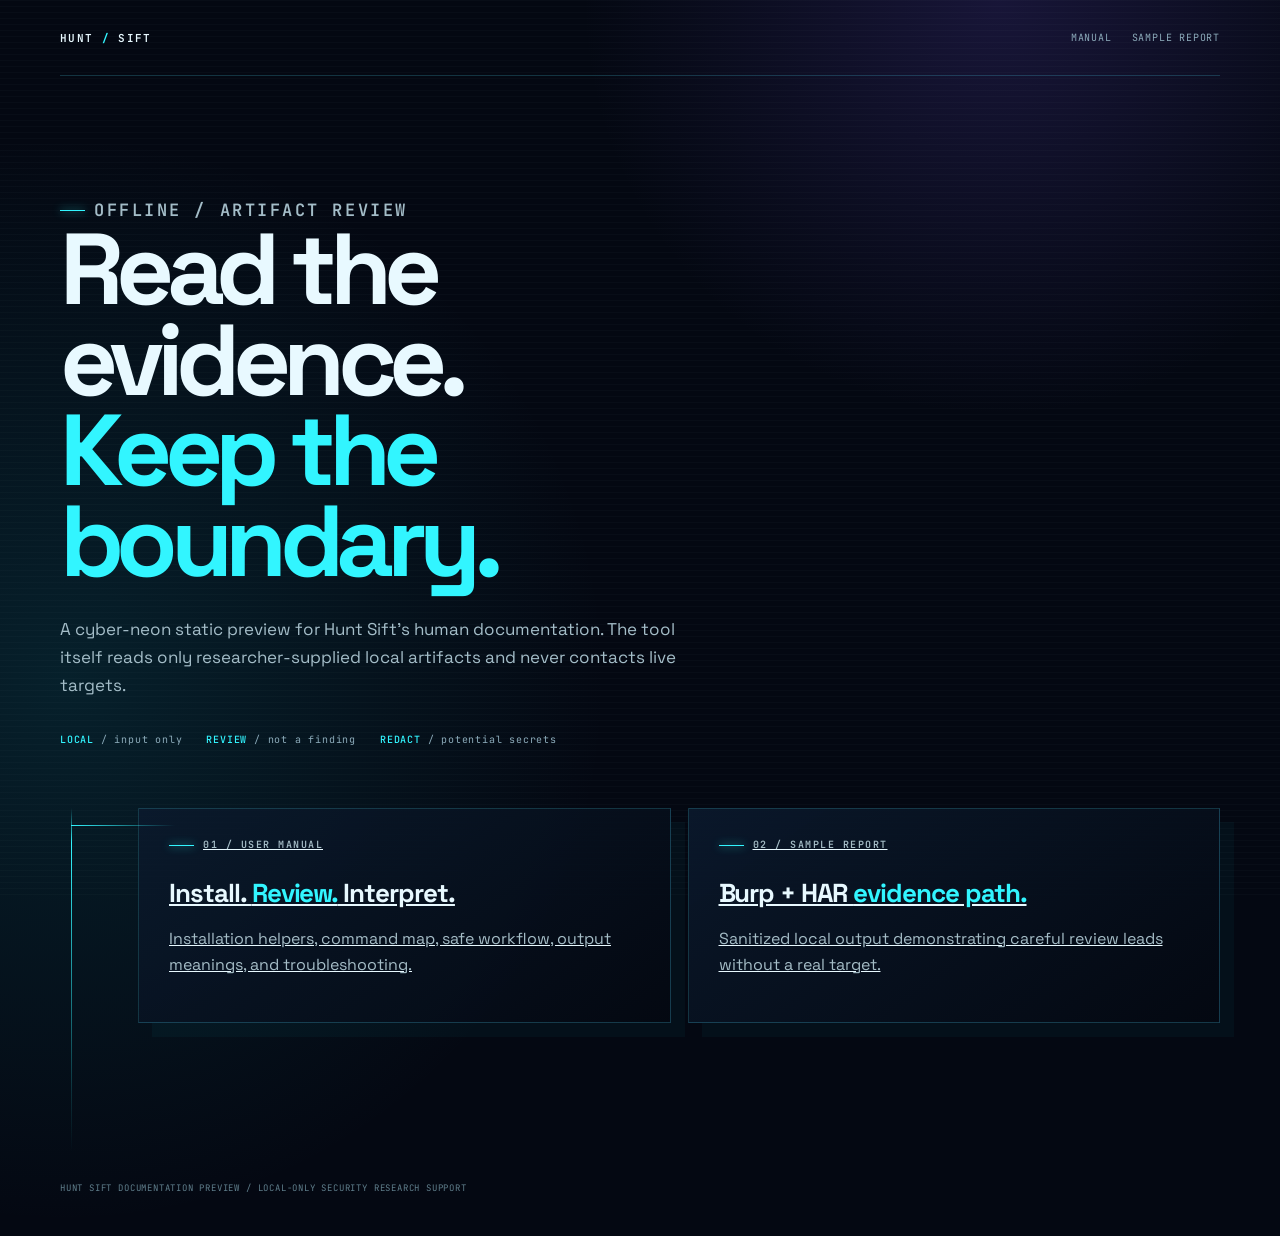
<file: docs/preview/index.html>
<!doctype html><html lang="en"><head><meta charset="utf-8"><meta name="viewport" content="width=device-width,initial-scale=1"><title>Hunt Sift Docs Preview</title><link rel="stylesheet" href="styles.css"></head><body><div class="shell"><nav class="nav"><a class="brand" href="index.html">HUNT <b>/</b> SIFT</a><div class="links"><a href="manual.html">MANUAL</a><a href="sample-report.html">SAMPLE REPORT</a></div></nav><main class="hero"><p class="eyebrow">OFFLINE / ARTIFACT REVIEW</p><h1>Read the evidence.<br><span>Keep the boundary.</span></h1><p>A cyber-neon static preview for Hunt Sift’s human documentation. The tool itself reads only researcher-supplied local artifacts and never contacts live targets.</p><div class="stats"><span><b>LOCAL</b> / input only</span><span><b>REVIEW</b> / not a finding</span><span><b>REDACT</b> / potential secrets</span></div></main><section class="rail"><div class="grid"><a class="section" href="manual.html"><p class="eyebrow">01 / USER MANUAL</p><h2>Install. <span>Review.</span> Interpret.</h2><p>Installation helpers, command map, safe workflow, output meanings, and troubleshooting.</p></a><a class="section" href="sample-report.html"><p class="eyebrow">02 / SAMPLE REPORT</p><h2>Burp + HAR <span>evidence path.</span></h2><p>Sanitized local output demonstrating careful review leads without a real target.</p></a></div></section><footer class="footer">HUNT SIFT DOCUMENTATION PREVIEW / LOCAL-ONLY SECURITY RESEARCH SUPPORT</footer></div></body></html>
</file>
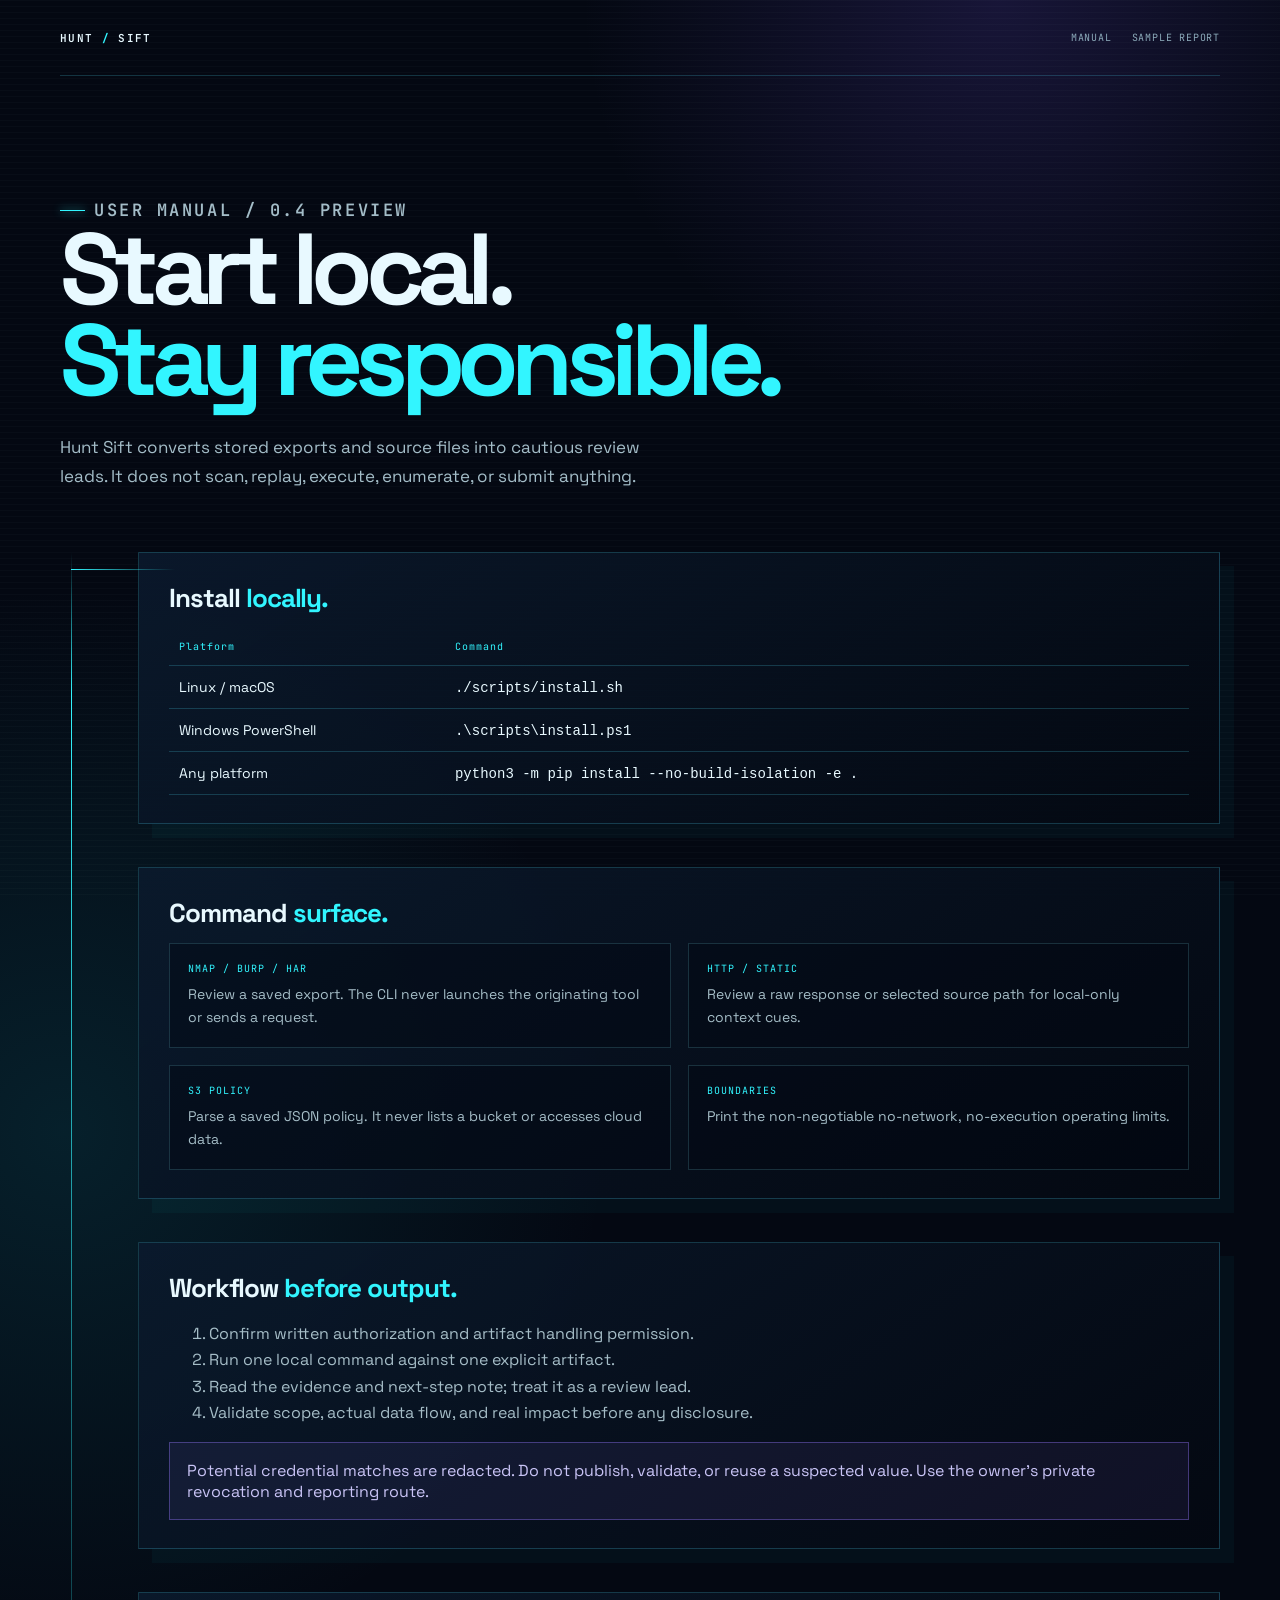
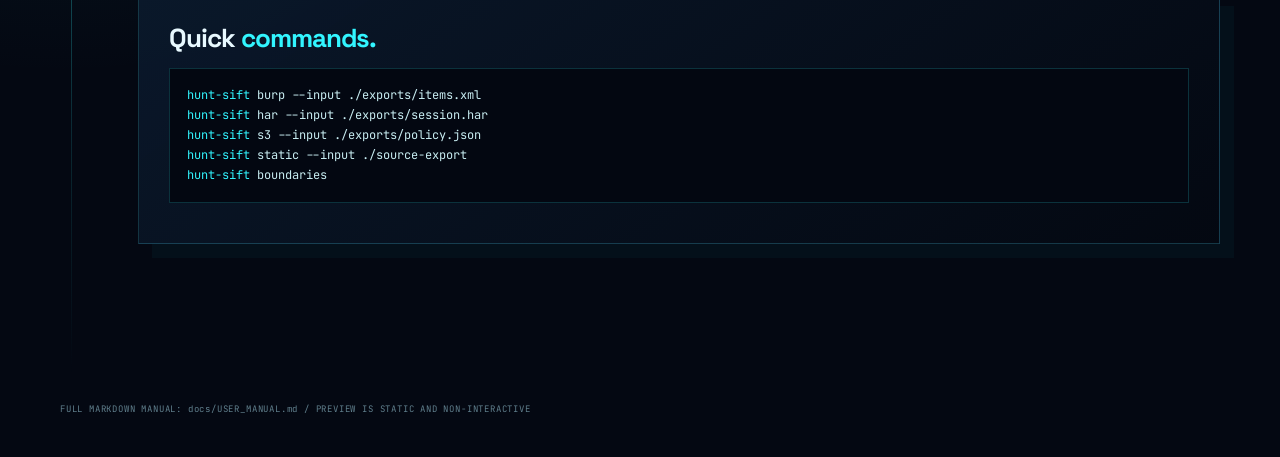
<file: docs/preview/manual.html>
<!doctype html><html lang="en"><head><meta charset="utf-8"><meta name="viewport" content="width=device-width,initial-scale=1"><title>Hunt Sift User Manual</title><link rel="stylesheet" href="styles.css"></head><body><div class="shell"><nav class="nav"><a class="brand" href="index.html">HUNT <b>/</b> SIFT</a><div class="links"><a href="manual.html">MANUAL</a><a href="sample-report.html">SAMPLE REPORT</a></div></nav><main class="hero"><p class="eyebrow">USER MANUAL / 0.4 PREVIEW</p><h1>Start local.<br><span>Stay responsible.</span></h1><p>Hunt Sift converts stored exports and source files into cautious review leads. It does not scan, replay, execute, enumerate, or submit anything.</p></main><section class="rail"><article class="section"><h2>Install <span>locally.</span></h2><table class="table"><tr><th>Platform</th><th>Command</th></tr><tr><td>Linux / macOS</td><td><code>./scripts/install.sh</code></td></tr><tr><td>Windows PowerShell</td><td><code>.\scripts\install.ps1</code></td></tr><tr><td>Any platform</td><td><code>python3 -m pip install --no-build-isolation -e .</code></td></tr></table></article><article class="section"><h2>Command <span>surface.</span></h2><div class="grid"><div class="card"><strong>NMAP / BURP / HAR</strong><p>Review a saved export. The CLI never launches the originating tool or sends a request.</p></div><div class="card"><strong>HTTP / STATIC</strong><p>Review a raw response or selected source path for local-only context cues.</p></div><div class="card"><strong>S3 POLICY</strong><p>Parse a saved JSON policy. It never lists a bucket or accesses cloud data.</p></div><div class="card"><strong>BOUNDARIES</strong><p>Print the non-negotiable no-network, no-execution operating limits.</p></div></div></article><article class="section"><h2>Workflow <span>before output.</span></h2><ol><li>Confirm written authorization and artifact handling permission.</li><li>Run one local command against one explicit artifact.</li><li>Read the evidence and next-step note; treat it as a review lead.</li><li>Validate scope, actual data flow, and real impact before any disclosure.</li></ol><div class="notice">Potential credential matches are redacted. Do not publish, validate, or reuse a suspected value. Use the owner’s private revocation and reporting route.</div></article><article class="section"><h2>Quick <span>commands.</span></h2><pre class="code"><span class="cyan">hunt-sift</span> burp --input ./exports/items.xml
<span class="cyan">hunt-sift</span> har --input ./exports/session.har
<span class="cyan">hunt-sift</span> s3 --input ./exports/policy.json
<span class="cyan">hunt-sift</span> static --input ./source-export
<span class="cyan">hunt-sift</span> boundaries</pre></article></section><footer class="footer">FULL MARKDOWN MANUAL: docs/USER_MANUAL.md / PREVIEW IS STATIC AND NON-INTERACTIVE</footer></div></body></html>
</file>
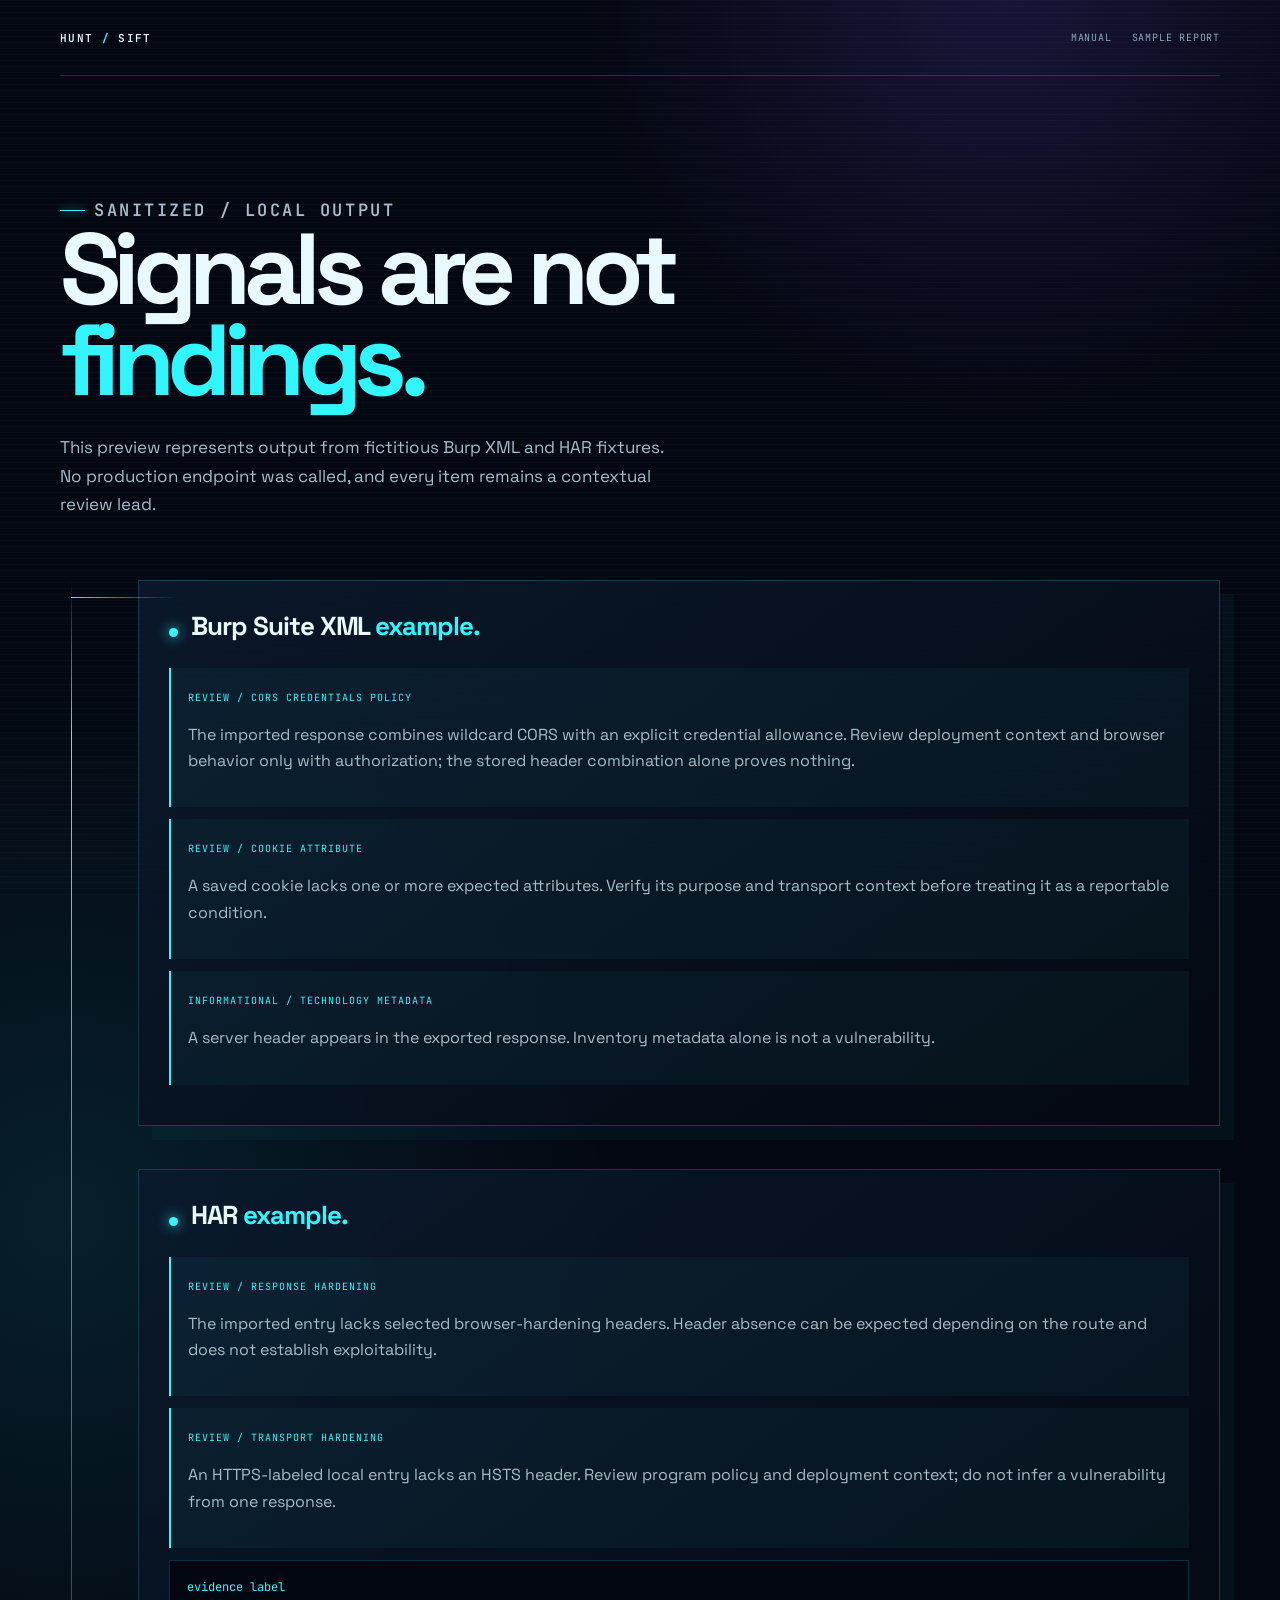
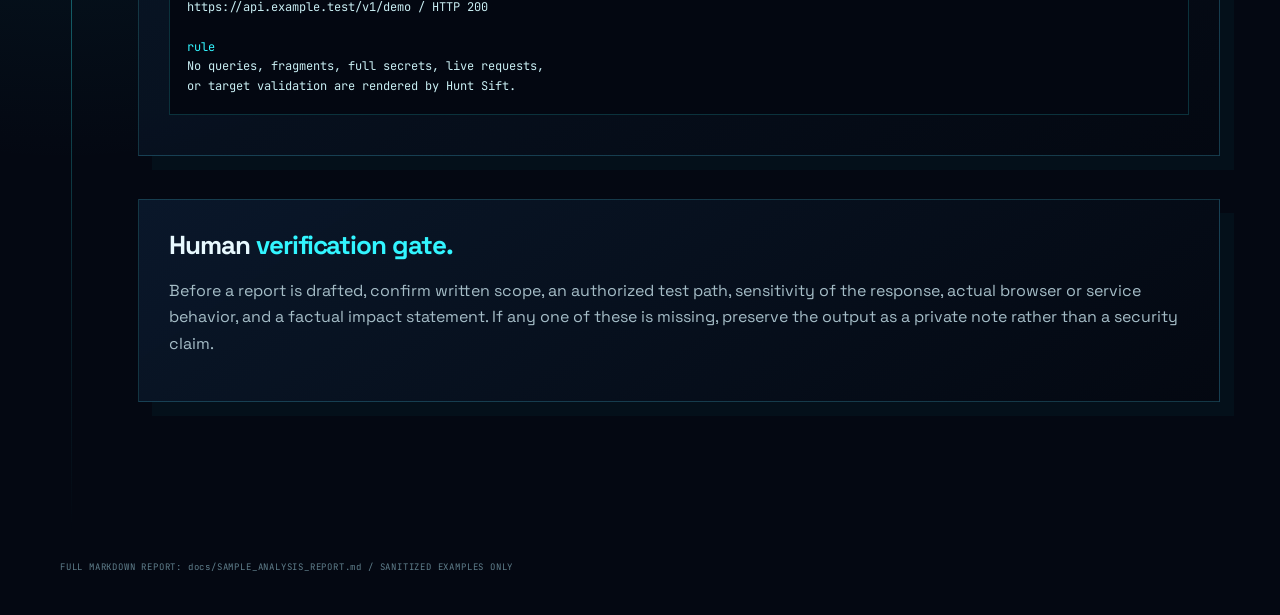
<file: docs/preview/sample-report.html>
<!doctype html><html lang="en"><head><meta charset="utf-8"><meta name="viewport" content="width=device-width,initial-scale=1"><title>Hunt Sift Sample Report</title><link rel="stylesheet" href="styles.css"></head><body><div class="shell"><nav class="nav"><a class="brand" href="index.html">HUNT <b>/</b> SIFT</a><div class="links"><a href="manual.html">MANUAL</a><a href="sample-report.html">SAMPLE REPORT</a></div></nav><main class="hero"><p class="eyebrow">SANITIZED / LOCAL OUTPUT</p><h1>Signals are not<br><span>findings.</span></h1><p>This preview represents output from fictitious Burp XML and HAR fixtures. No production endpoint was called, and every item remains a contextual review lead.</p></main><section class="rail"><article class="section"><div class="report-title"><span class="dot"></span><h2>Burp Suite XML <span>example.</span></h2></div><div class="lead"><strong>REVIEW / CORS CREDENTIALS POLICY</strong><p>The imported response combines wildcard CORS with an explicit credential allowance. Review deployment context and browser behavior only with authorization; the stored header combination alone proves nothing.</p></div><div class="lead"><strong>REVIEW / COOKIE ATTRIBUTE</strong><p>A saved cookie lacks one or more expected attributes. Verify its purpose and transport context before treating it as a reportable condition.</p></div><div class="lead"><strong>INFORMATIONAL / TECHNOLOGY METADATA</strong><p>A server header appears in the exported response. Inventory metadata alone is not a vulnerability.</p></div></article><article class="section"><div class="report-title"><span class="dot"></span><h2>HAR <span>example.</span></h2></div><div class="lead"><strong>REVIEW / RESPONSE HARDENING</strong><p>The imported entry lacks selected browser-hardening headers. Header absence can be expected depending on the route and does not establish exploitability.</p></div><div class="lead"><strong>REVIEW / TRANSPORT HARDENING</strong><p>An HTTPS-labeled local entry lacks an HSTS header. Review program policy and deployment context; do not infer a vulnerability from one response.</p></div><pre class="code"><span class="cyan">evidence label</span>
https://api.example.test/v1/demo / HTTP 200

<span class="cyan">rule</span>
No queries, fragments, full secrets, live requests,
or target validation are rendered by Hunt Sift.</pre></article><article class="section"><h2>Human <span>verification gate.</span></h2><p>Before a report is drafted, confirm written scope, an authorized test path, sensitivity of the response, actual browser or service behavior, and a factual impact statement. If any one of these is missing, preserve the output as a private note rather than a security claim.</p></article></section><footer class="footer">FULL MARKDOWN REPORT: docs/SAMPLE_ANALYSIS_REPORT.md / SANITIZED EXAMPLES ONLY</footer></div></body></html>
</file>
<file: docs/preview/styles.css>
@import url('https://fonts.googleapis.com/css2?family=JetBrains+Mono:wght@400;500;600&family=Space+Grotesk:wght@400;500;600;700&display=swap');

:root { --ink:#040812; --panel:#091424; --panel-hi:#0e1d31; --cyan:#32f5ff; --violet:#9677ff; --text:#e8f9ff; --muted:#8cabba; --line:rgba(82,229,255,.2); }
* { box-sizing:border-box; } html { scroll-behavior:smooth; } body { margin:0; min-width:320px; color:var(--text); background:radial-gradient(circle at 78% 0%,rgba(89,65,181,.23),transparent 26rem),radial-gradient(circle at 5% 55%,rgba(18,158,175,.16),transparent 34rem),var(--ink); font-family:'Space Grotesk',sans-serif; }
body::before { content:""; position:fixed; inset:0; pointer-events:none; opacity:.06; background-image:repeating-linear-gradient(0deg,transparent 0 5px,rgba(208,252,255,.65) 6px); mix-blend-mode:screen; }
a { color:inherit; } .shell { width:min(1160px,calc(100% - 42px)); margin:auto; }.nav { height:76px; display:flex; align-items:center; justify-content:space-between; border-bottom:1px solid var(--line); position:relative; z-index:1; }.brand { font:600 11px 'JetBrains Mono',monospace; letter-spacing:.12em; text-decoration:none; }.brand b { color:var(--cyan); }.links { display:flex; gap:20px; font:10px 'JetBrains Mono',monospace; letter-spacing:.08em; color:var(--muted); }.links a { text-decoration:none; }.links a:hover { color:var(--cyan); }
.hero { padding:92px 0 62px; max-width:790px; position:relative; }.eyebrow { margin:0 0 22px; display:flex; align-items:center; gap:9px; color:var(--cyan); font:600 10px 'JetBrains Mono',monospace; letter-spacing:.15em; }.eyebrow::before { content:""; width:25px; height:1px; background:var(--cyan); box-shadow:0 0 9px var(--cyan); }.hero h1 { margin:0; font-size:clamp(3rem,8vw,6.3rem); letter-spacing:-.075em; line-height:.9; }.hero h1 span { color:var(--cyan); }.hero p { max-width:620px; margin:28px 0 0; color:#a4bdc8; font-size:17px; line-height:1.65; }.stats { display:flex; flex-wrap:wrap; gap:24px; margin-top:34px; color:var(--muted); font:10px 'JetBrains Mono',monospace; letter-spacing:.08em; }.stats b { color:var(--cyan); font-weight:500; }
.rail { position:relative; padding-left:78px; padding-bottom:88px; }.rail::before { content:""; position:absolute; left:11px; top:0; bottom:0; width:1px; background:linear-gradient(transparent,var(--cyan) 10%,rgba(50,245,255,.15) 82%,transparent); }.rail::after { content:""; position:absolute; width:104px; height:1px; left:11px; top:17px; background:linear-gradient(90deg,var(--cyan),transparent); }.section { margin:0 0 43px; padding:28px 30px; border:1px solid var(--line); background:linear-gradient(145deg,rgba(11,26,45,.89),rgba(4,9,18,.9)); box-shadow:14px 14px 0 rgba(50,245,255,.035); }.section h2 { margin:0 0 13px; font-size:26px; letter-spacing:-.04em; }.section h2 span { color:var(--cyan); }.section p,.section li { color:#a5bdc7; line-height:1.65; }.section ul { margin:12px 0 0; padding-left:20px; }.grid { display:grid; grid-template-columns:repeat(2,minmax(0,1fr)); gap:17px; }.card { border:1px solid rgba(122,223,239,.18); padding:18px; background:rgba(1,7,15,.4); }.card strong { display:block; color:var(--cyan); font:10px 'JetBrains Mono',monospace; letter-spacing:.1em; margin-bottom:8px; }.card p { margin:0; font-size:14px; }.table { width:100%; border-collapse:collapse; font-size:14px; }.table th,.table td { text-align:left; vertical-align:top; padding:12px 10px; border-bottom:1px solid var(--line); }.table th { color:var(--cyan); font:10px 'JetBrains Mono',monospace; letter-spacing:.1em; }.code { overflow:auto; padding:17px; border:1px solid rgba(50,245,255,.18); background:#030711; color:#c8edf2; font:12px/1.65 'JetBrains Mono',monospace; }.code .cyan { color:var(--cyan); }.lead { margin:12px 0; padding:17px; border-left:2px solid var(--cyan); background:rgba(50,245,255,.04); }.lead strong { color:var(--cyan); font:10px 'JetBrains Mono',monospace; letter-spacing:.1em; }.notice { border:1px solid rgba(150,119,255,.38); background:rgba(150,119,255,.08); padding:17px; color:#c9c4f6; }.footer { padding:28px 0 42px; color:#607f8c; font:9px 'JetBrains Mono',monospace; letter-spacing:.09em; }.tag { display:inline-block; padding:5px 8px; border:1px solid rgba(50,245,255,.3); color:#c7f7fb; font:9px 'JetBrains Mono',monospace; }.report-title { display:flex; gap:13px; align-items:center; }.dot { width:9px; height:9px; border-radius:50%; background:var(--cyan); box-shadow:0 0 13px var(--cyan); }.split { display:grid; grid-template-columns:1.2fr .8fr; gap:17px; }
@media(max-width:700px){ .shell{width:calc(100% - 28px)} .links{gap:12px;font-size:9px}.hero{padding:62px 0 42px}.rail{padding-left:38px}.rail::before,.rail::after{left:5px}.grid,.split{grid-template-columns:1fr}.section{padding:22px 18px}.table{display:block;overflow:auto}.stats{gap:14px} }
</file>
